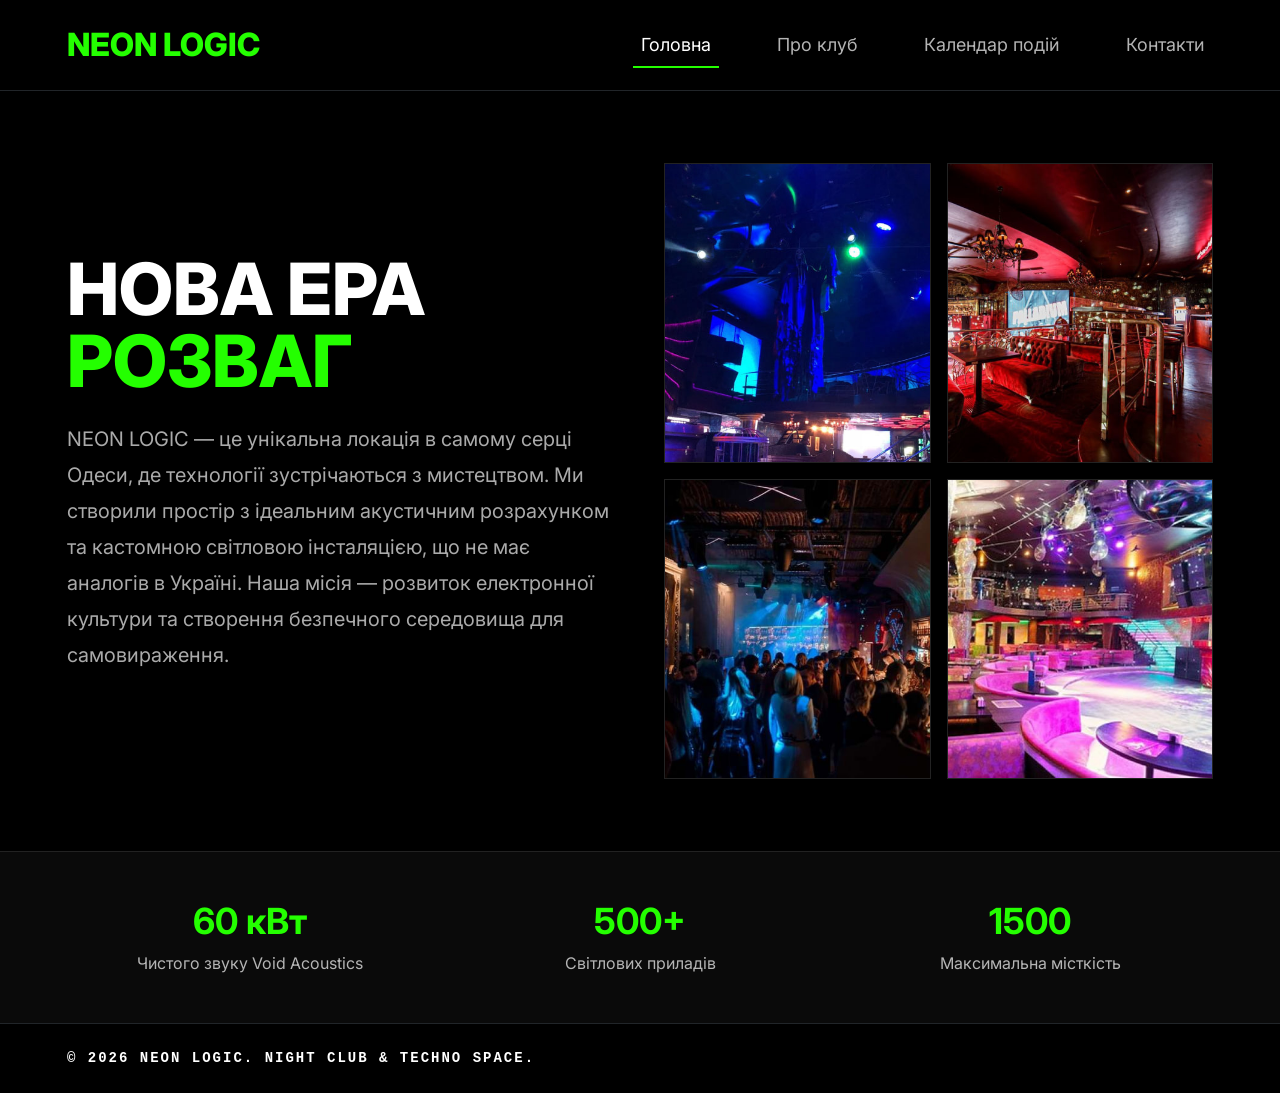
<file: index.html>
<!DOCTYPE html>
<html lang="uk">
<head>
    <meta charset="UTF-8">
    <meta name="viewport" content="width=device-width, initial-scale=1.0">
    <title>Про клуб | NEON LOGIC</title>
    <meta name="description" content="Дізнайтеся більше про нічний клуб NEON LOGIC в Одесі: 60 кВт чистого звуку Void Acoustics, унікальні світлові інсталяції та найкраща атмосфера електронної культури.">
    
    <link rel="icon" href="favicon.ico" type="image/x-icon">
    
    <link href="https://cdn.jsdelivr.net/npm/bootstrap@5.3.2/dist/css/bootstrap.min.css" rel="stylesheet">
    
    <link rel="preconnect" href="https://fonts.googleapis.com">
    <link rel="preconnect" href="https://fonts.gstatic.com" crossorigin>
    <link href="https://fonts.googleapis.com/css2?family=Inter:wght@400;700;800&display=swap" rel="stylesheet">
    
    <link rel="stylesheet" href="style.css">
</head>
<body class="d-flex flex-column min-vh-100">

    <header class="navbar navbar-expand-lg navbar-dark bg-black sticky-top py-3 border-bottom border-dark">
        <div class="container">
            <a class="navbar-brand logo" href="index.html">NEON LOGIC</a>
            
            <button class="navbar-toggler" type="button" data-bs-toggle="collapse" data-bs-target="#mainNavbar" aria-controls="mainNavbar" aria-expanded="false" aria-label="Перемикач навігації">
                <span class="navbar-toggler-icon"></span>
            </button>
            
            <nav class="collapse navbar-collapse justify-content-end" id="mainNavbar">
                <ul class="navbar-nav mb-2 mb-lg-0">
                    <li class="nav-item">
                        <a class="nav-link active"  href="index.html">Головна</a>
                    </li>
                    <li class="nav-item">
                        <a class="nav-link" aria-current="page" href="about.html">Про клуб</a>
                    </li>
                    <li class="nav-item">
                        <a class="nav-link" href="calendar.html">Календар подій</a>
                    </li>
                    <li class="nav-item">
                        <a class="nav-link" href="contacts.html">Контакти</a>
                    </li>
                </ul>
            </nav>
        </div>
    </header>

    <main class="flex-grow-1">
        
        <section class="container py-5 my-lg-4">
            <div class="row align-items-center g-5">
                <div class="col-12 col-lg-6 text-side">
                    <h1 class="display-3 fw-800 text-uppercase mb-4">НОВА ЕРА<br><span class="text-neon">РОЗВАГ</span></h1>
                    <p class="lead-text">NEON LOGIC — це унікальна локація в самому серці Одеси, де технології зустрічаються з мистецтвом. Ми створили простір з ідеальним акустичним розрахунком та кастомною світловою інсталяцією, що не має аналогів в Україні. Наша місія — розвиток електронної культури та створення безпечного середовища для самовираження.</p>
                </div>
                
                <div class="col-12 col-lg-6">
    <div class="row g-3">
        <div class="col-6">
            <div class="gallery-wrapper">
                <img src="1.jpg" alt="Головний зал NEON LOGIC" class="img-fluid gallery-img">
            </div>
        </div>
        <div class="col-6">
            <div class="gallery-wrapper">
                <img src="2.jpg" alt="DJ Booth та інтер'єр клубу" class="img-fluid gallery-img">
            </div>
        </div>
        <div class="col-6">
            <div class="gallery-wrapper">
                <img src="3.jpg" alt="Атмосфера на вечірці в клубі" class="img-fluid gallery-img">
            </div>
        </div>
        <div class="col-6">
            <div class="gallery-wrapper">
                <img src="4.jpg" alt="VIP зона з неоновим світлом" class="img-fluid gallery-img">
            </div>
        </div>
    </div>
</div>
            </div>
        </section>

        <section class="features-section py-5 bg-black-light">
            <div class="container text-center">
                <h2 class="visually-hidden">Наші переваги</h2>
                <div class="row g-4 justify-content-around">
                    <div class="col-12 col-md-4 feature-item">
                        <h3 class="display-5 fw-bold text-neon mb-2">60 кВт</h3>
                        <p class="m-0 text-muted">Чистого звуку Void Acoustics</p>
                    </div>
                    <div class="col-12 col-md-4 feature-item">
                        <h3 class="display-5 fw-bold text-neon mb-2">500+</h3>
                        <p class="m-0 text-muted">Світлових приладів</p>
                    </div>
                    <div class="col-12 col-md-4 feature-item">
                        <h3 class="display-5 fw-bold text-neon mb-2">1500</h3>
                        <p class="m-0 text-muted">Максимальна місткість</p>
                    </div>
                </div>
            </div>
        </section>

    </main>

    <footer class="bg-black py-4 border-top border-dark mt-auto">
        <div class="container text-center text-md-start">
            <p class="footer-text m-0 text-uppercase">&copy; 2026 NEON LOGIC. NIGHT CLUB &amp; TECHNO SPACE.</p>
        </div>
    </footer>

    <script src="https://cdn.jsdelivr.net/npm/bootstrap@5.3.2/dist/js/bootstrap.bundle.min.js"></script>
</body>
</html>
</file>
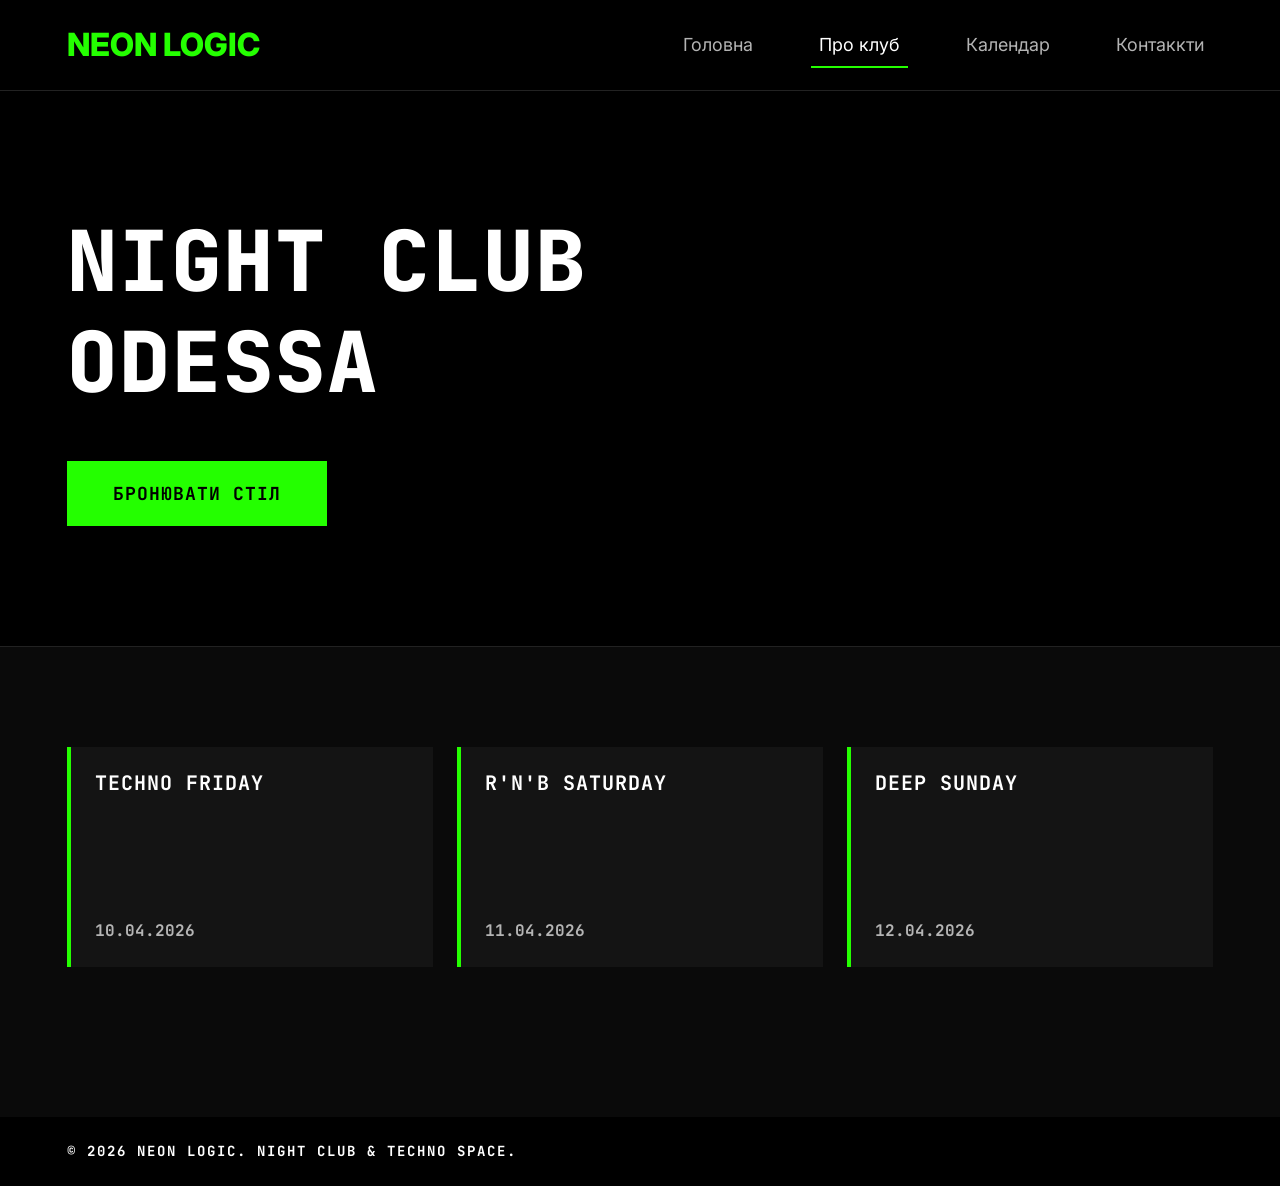
<file: about.html>
<!DOCTYPE html>
<html lang="uk">
<head>
    <meta charset="UTF-8">
    <meta name="viewport" content="width=device-width, initial-scale=1.0">
    <title>Головна | NEON LOGIC</title>
    <meta name="description" content="NEON LOGIC — головний нічний клуб та техно-простір Одеси. Афіша найближчих вечірок: Techno Friday, R'n'B Saturday, Deep Sunday. Бронюйте столи онлайн.">
    
    <link class="favicon" rel="icon" href="favicon.ico" type="image/x-icon">
    
    <link href="https://cdn.jsdelivr.net/npm/bootstrap@5.3.2/dist/css/bootstrap.min.css" rel="stylesheet">
    
    <link rel="preconnect" href="https://fonts.googleapis.com">
    <link rel="preconnect" href="https://fonts.gstatic.com" crossorigin>
    <link href="https://fonts.googleapis.com/css2?family=JetBrains+Mono:wght@700;800&family=Inter:wght@400;700&display=swap" rel="stylesheet">
    
    <link rel="stylesheet" href="style.css">
</head>
<body class="d-flex flex-column min-vh-100">

    <header class="navbar navbar-expand-lg navbar-dark bg-black sticky-top py-3">
        <div class="container">
            <a class="navbar-brand logo" href="index.html">NEON LOGIC</a>
            
            <button class="navbar-toggler" type="button" data-bs-toggle="collapse" data-bs-target="#mainNavbar" aria-controls="mainNavbar" aria-expanded="false" aria-label="Перемикач навігації">
                <span class="navbar-toggler-icon"></span>
            </button>
            
            <nav class="collapse navbar-collapse justify-content-end" id="mainNavbar">
                <ul class="navbar-nav mb-2 mb-lg-0">
                    <li class="nav-item">
                        <a class="nav-link" aria-current="page" href="index.html">Головна</a>
                    </li>
                    <li class="nav-item">
                        <a class="nav-link active" href="about.html">Про клуб</a>
                    </li>
                    <li class="nav-item">
                        <a class="nav-link" href="calendar.html">Календар</a>
                    </li>
                    <li class="nav-item">
                        <a class="nav-link" href="contacts.html">Контаккти</a>
                    </li>
                </ul>
            </nav>
        </div>
    </header>

    <main class="flex-grow-1">
        
        <section class="hero-section d-flex align-items-center">
            <div class="container">
                <div class="row">
                    <div class="col-12">
                        <h1 class="hero-title text-uppercase mb-5">NIGHT CLUB<br>ODESSA</h1>
                        <a href="contacts.html" class="btn btn-neon text-uppercase rounded-0">Бронювати стіл</a>
                    </div>
                </div>
            </div>
        </section>

        <section class="events-section">
            <div class="container">
                <h2 class="visually-hidden">Найближчі події клубу</h2>
                
                <div class="row g-4 justify-content-between">
                    <div class="col-12 col-md-6 col-lg-4">
                        <article class="event-card p-4 d-flex flex-column justify-content-between">
                            <h3 class="event-name text-uppercase">Techno Friday</h3>
                            <time class="event-date" datetime="2026-04-10">10.04.2026</time>
                        </article>
                    </div>
                    
                    <div class="col-12 col-md-6 col-lg-4">
                        <article class="event-card p-4 d-flex flex-column justify-content-between">
                            <h3 class="event-name text-uppercase">R'n'B Saturday</h3>
                            <time class="event-date" datetime="2026-04-11">11.04.2026</time>
                        </article>
                    </div>
                    
                    <div class="col-12 col-md-6 col-lg-4">
                        <article class="event-card p-4 d-flex flex-column justify-content-between">
                            <h3 class="event-name text-uppercase">Deep Sunday</h3>
                            <time class="event-date" datetime="2026-04-12">12.04.2026</time>
                        </article>
                    </div>
                </div>
            </div>
        </section>
        
    </main>

    <footer class="bg-black py-4">
        <div class="container">
            <p class="footer-text m-0 text-uppercase">&copy; 2026 NEON LOGIC. NIGHT CLUB &amp; TECHNO SPACE.</p>
        </div>
    </footer>

    <script src="https://cdn.jsdelivr.net/npm/bootstrap@5.3.2/dist/js/bootstrap.bundle.min.js"></script>
</body>
</html>
</file>
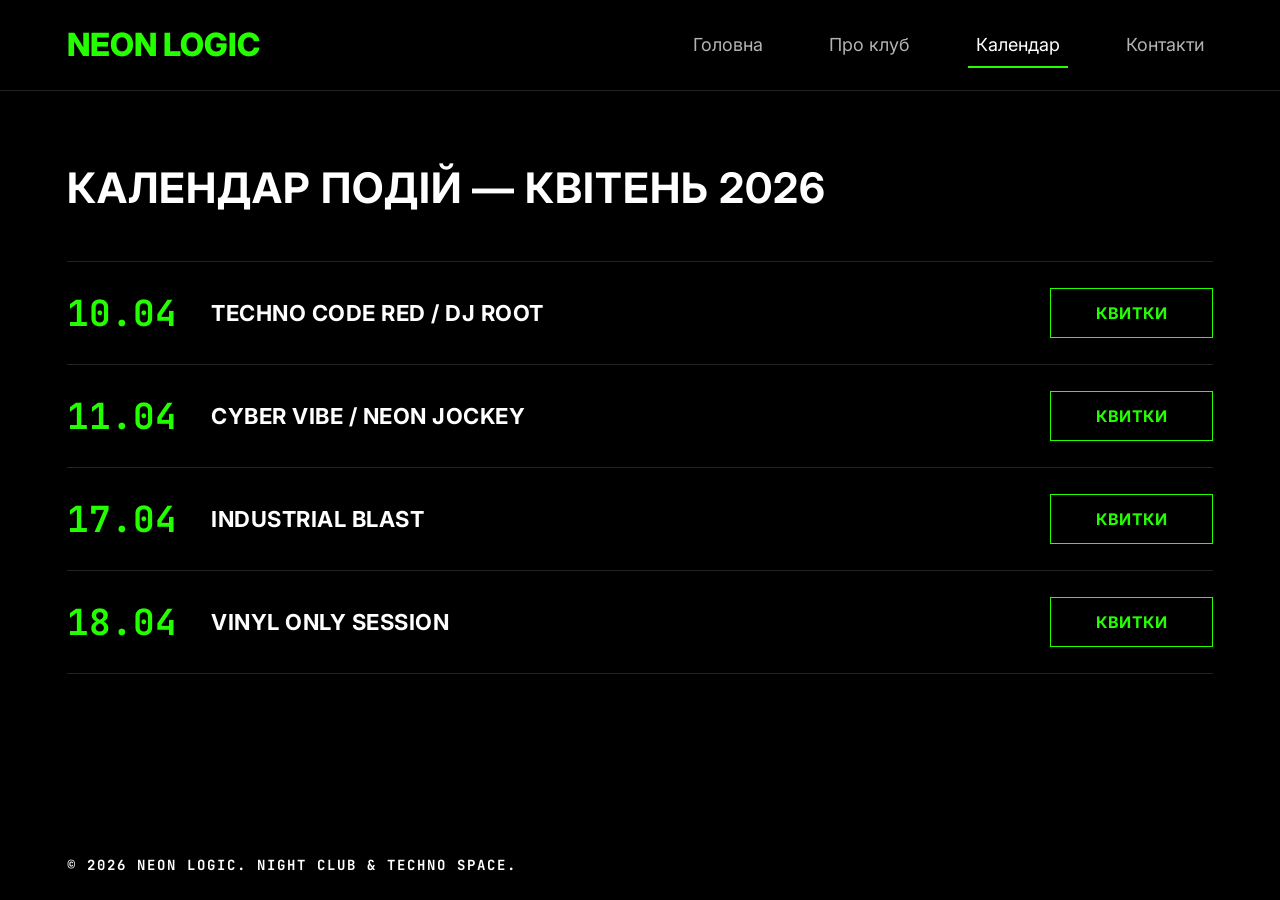
<file: calendar.html>
<!DOCTYPE html>
<html lang="uk">
<head>
    <meta charset="UTF-8">
    <meta name="viewport" content="width=device-width, initial-scale=1.0">
    <title>Календар подій | NEON LOGIC</title>
    <meta name="description" content="Афіша та календар подій на квітень 2026 року в нічному клубі NEON LOGIC Одеса. Купуйте квитки на найкращі техно-вечірки міста.">
    
    <link rel="icon" href="favicon.ico" type="image/x-icon">
    
    <link href="https://cdn.jsdelivr.net/npm/bootstrap@5.3.2/dist/css/bootstrap.min.css" rel="stylesheet">
    
    <link rel="preconnect" href="https://fonts.googleapis.com">
    <link rel="preconnect" href="https://fonts.gstatic.com" crossorigin>
    <link href="https://fonts.googleapis.com/css2?family=Inter:wght@400;700;800&family=JetBrains+Mono:wght@700&display=swap" rel="stylesheet">
    
    <link rel="stylesheet" href="style.css">
</head>
<body class="d-flex flex-column min-vh-100">

    <header class="navbar navbar-expand-lg navbar-dark bg-black sticky-top py-3">
        <div class="container">
            <a class="navbar-brand logo" href="index.html">NEON LOGIC</a>
            
            <button class="navbar-toggler" type="button" data-bs-toggle="collapse" data-bs-target="#mainNavbar" aria-controls="mainNavbar" aria-expanded="false" aria-label="Перемикач навігації">
                <span class="navbar-toggler-icon"></span>
            </button>
            
            <nav class="collapse navbar-collapse justify-content-end" id="mainNavbar">
                <ul class="navbar-nav mb-2 mb-lg-0">
                    <li class="nav-item"><a class="nav-link" href="index.html">Головна</a></li>
                    <li class="nav-item"><a class="nav-link" href="about.html">Про клуб</a></li>
                    <li class="nav-item"><a class="nav-link active" aria-current="page" href="calendar.html">Календар</a></li>
                    <li class="nav-item"><a class="nav-link" href="contacts.html">Контакти</a></li>
                </ul>
            </nav>
        </div>
    </header>

    <main class="flex-grow-1 py-5 bg-black-absolute">
        <div class="container py-4">
            
            <h1 class="calendar-main-title text-uppercase mb-5">Календар подій — Квітень 2026</h1>
            
            <div class="calendar-list">
                
                <article class="calendar-row py-4 d-flex flex-column flex-md-row align-items-md-center justify-content-between">
                    <div class="d-flex align-items-center flex-grow-1 mb-3 mb-md-0">
                        <time class="calendar-time-date me-4" datetime="2026-04-10">10.04</time>
                        <h2 class="calendar-event-title text-uppercase m-0">Techno Code Red / DJ Root</h2>
                    </div>
                    <div>
                        <a href="#" class="btn btn-outline-neon text-uppercase rounded-0">Квитки</a>
                    </div>
                </article>

                <article class="calendar-row py-4 d-flex flex-column flex-md-row align-items-md-center justify-content-between">
                    <div class="d-flex align-items-center flex-grow-1 mb-3 mb-md-0">
                        <time class="calendar-time-date me-4" datetime="2026-04-11">11.04</time>
                        <h2 class="calendar-event-title text-uppercase m-0">Cyber Vibe / Neon Jockey</h2>
                    </div>
                    <div>
                        <a href="#" class="btn btn-outline-neon text-uppercase rounded-0">Квитки</a>
                    </div>
                </article>

                <article class="calendar-row py-4 d-flex flex-column flex-md-row align-items-md-center justify-content-between">
                    <div class="d-flex align-items-center flex-grow-1 mb-3 mb-md-0">
                        <time class="calendar-time-date me-4" datetime="2026-04-17">17.04</time>
                        <h2 class="calendar-event-title text-uppercase m-0">Industrial Blast</h2>
                    </div>
                    <div>
                        <a href="#" class="btn btn-outline-neon text-uppercase rounded-0">Квитки</a>
                    </div>
                </article>

                <article class="calendar-row py-4 d-flex flex-column flex-md-row align-items-md-center justify-content-between">
                    <div class="d-flex align-items-center flex-grow-1 mb-3 mb-md-0">
                        <time class="calendar-time-date me-4" datetime="2026-04-18">18.04</time>
                        <h2 class="calendar-event-title text-uppercase m-0">Vinyl Only Session</h2>
                    </div>
                    <div>
                        <a href="#" class="btn btn-outline-neon text-uppercase rounded-0">Квитки</a>
                    </div>
                </article>

            </div>
        </div>
    </main>

    <footer class="bg-black py-4 mt-auto">
        <div class="container">
            <p class="footer-text m-0 text-uppercase">&copy; 2026 NEON LOGIC. NIGHT CLUB &amp; TECHNO SPACE.</p>
        </div>
    </footer>

    <script src="https://cdn.jsdelivr.net/npm/bootstrap@5.3.2/dist/js/bootstrap.bundle.min.js"></script>
</body>
</html>
</file>
<file: style.css>
:root {
    --bg-dark-absolute: #000000; 
    --bg-grey-zone: #0a0a0a;      
    --bg-placeholder: #141414;    
    --bg-img-box: #1a1a1a;        
    --neon-green: #24FF00;        
    --text-white: #FFFFFF;
    --text-muted-light: #b5b5b5;  
}

html, body {
    background-color: var(--bg-dark-absolute) !important;
    color: var(--text-white) !important;
    font-family: 'Inter', sans-serif;
    overflow-x: hidden;
    margin: 0;
    padding: 0;
}

main {
    background-color: var(--bg-dark-absolute) !important;
}

/* Навігація */
header {
    background-color: var(--bg-dark-absolute) !important;
    border-bottom: 1px solid #222;
}

.logo {
    font-size: 32px !important;
    font-weight: 800;
    color: var(--neon-green) !important;
    text-transform: uppercase;
    text-decoration: none;
}

.navbar-nav .nav-link {
    color: var(--text-white) !important;
    font-size: 18px;
    opacity: 0.7;
    margin-left: 50px;
    transition: opacity 0.3s ease;
}

.navbar-nav .nav-link:hover, 
.navbar-nav .nav-link.active {
    opacity: 1;
    border-bottom: 2px solid var(--neon-green) !important;
}

/* Підвал */
footer {
    background-color: var(--bg-dark-absolute) !important;
    padding: 40px 0;
}

.footer-text {
    font-family: 'JetBrains Mono', monospace;
    font-size: 14px;
    font-weight: 700;
    letter-spacing: 2px;
    color: var(--text-white) !important;
}

.hero-section {
    background-color: var(--bg-dark-absolute) !important;
    padding: 120px 0;
}

.hero-title {
    font-family: 'JetBrains Mono', monospace;
    font-size: 56px;
    font-weight: 800;
    line-height: 1.2;
    letter-spacing: 2px;
    color: var(--text-white);
}

.btn-neon {
    background-color: var(--neon-green) !important;
    color: var(--bg-dark-absolute) !important;
    font-family: 'JetBrains Mono', monospace;
    font-weight: 700;
    font-size: 18px;
    padding: 18px 45px;
    letter-spacing: 1px;
    text-decoration: none;
    display: inline-block;
    transition: background-color 0.3s ease, box-shadow 0.3s ease;
}

.btn-neon:hover {
    background-color: #1ed400 !important;
    box-shadow: 0 0 20px rgba(36, 255, 0, 0.4);
}

.events-section {
    background-color: var(--bg-grey-zone) !important;
    padding: 100px 0 150px 0;
    border-top: 1px solid #222;
}

.event-card {
    background-color: var(--bg-placeholder) !important;
    border-left: 4px solid var(--neon-green) !important;
    height: 220px;
    transition: transform 0.3s ease;
}

.event-card:hover {
    transform: translateY(-5px);
}

.event-name {
    font-family: 'JetBrains Mono', monospace;
    font-size: 20px;
    font-weight: 700;
    color: var(--text-white);
    letter-spacing: 1px;
}

.event-date {
    font-family: 'JetBrains Mono', monospace;
    font-size: 16px;
    font-weight: 700;
    color: var(--text-muted-light) !important;
}

.about-content-section {
    background-color: var(--bg-dark-absolute) !important;
    padding: 100px 0;
}

.text-side h1 {
    font-size: 72px;
    line-height: 1;
    font-weight: 800;
    margin-bottom: 40px;
}

.text-side p.lead-text {
    font-size: 20px;
    line-height: 1.8;
    color: #aaa !important;
}

.text-neon {
    color: var(--neon-green) !important;
}

/* Галерея */
.gallery-wrapper {
    width: 100%;
    height: 200px;
    overflow: hidden;
    background-color: var(--bg-img-box);
    border: 1px solid #222;
}

.gallery-img {
    width: 100%;
    height: 100%;
    object-fit: cover;
    display: block;
}

/* Блок особливостей */
.features-section {
    background-color: var(--bg-grey-zone) !important;
    padding: 100px 0;
    border-top: 1px solid #222;
}

.feature-item h3 {
    font-size: 36px;
    font-weight: 700;
    color: var(--neon-green) !important;
    margin-bottom: 10px;
}

.feature-item p {
    color: var(--text-muted-light) !important;
    font-size: 16px;
    margin: 0;
}

.calendar-main-title {
    font-size: 32px;
    font-weight: 700;
    letter-spacing: 1px;
    color: var(--text-white) !important;
}

.calendar-row {
    border-bottom: 1px solid #222 !important;
    background-color: var(--bg-dark-absolute) !important;
}

.calendar-row:first-child {
    border-top: 1px solid #222 !important;
}

.calendar-time-date {
    font-family: 'JetBrains Mono', monospace;
    font-size: 36px;
    font-weight: 700;
    color: var(--neon-green) !important;
    min-width: 120px;
}

.calendar-event-title {
    font-size: 22px;
    font-weight: 700;
    color: var(--text-white) !important;
    letter-spacing: 0.5px;
}

.btn-outline-neon {
    border: 1px solid var(--neon-green) !important;
    color: var(--neon-green) !important;
    font-family: 'Inter', sans-serif;
    font-weight: 700;
    font-size: 16px;
    padding: 12px 45px !important;
    letter-spacing: 0.5px;
    background-color: transparent !important;
    text-decoration: none !important;
    display: inline-block;
    transition: all 0.3s ease;
}

.btn-outline-neon:hover {
    background-color: var(--neon-green) !important;
    color: var(--bg-dark-absolute) !important;
    box-shadow: 0 0 15px rgba(36, 255, 0, 0.4);
}

@media (min-width: 992px) {
    .hero-title { font-size: 72px; }
    .calendar-main-title { font-size: 42px; }
    .gallery-wrapper { height: 240px; }
}

@media (min-width: 1200px) {
    .hero-title { font-size: 84px; }
    .container { max-width: 1170px; }
    .gallery-wrapper { height: 300px; }
}
</file>
